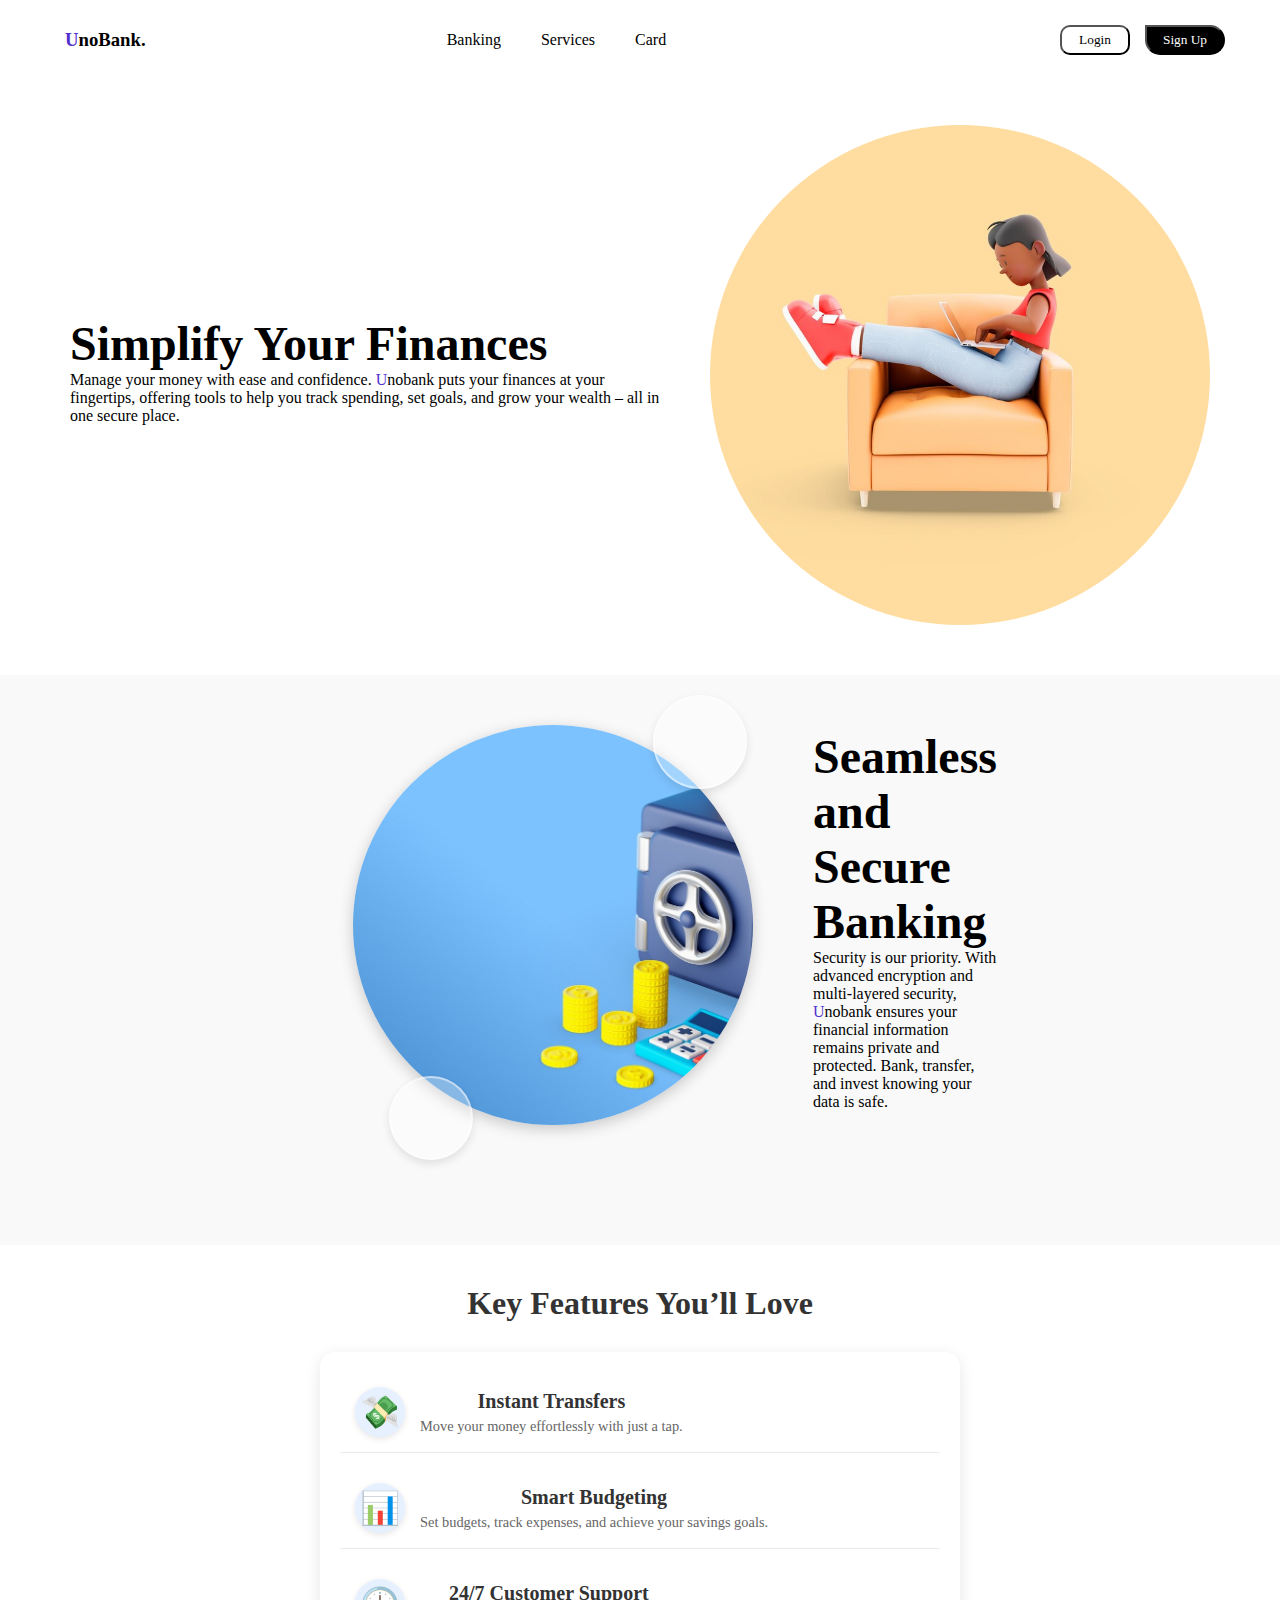
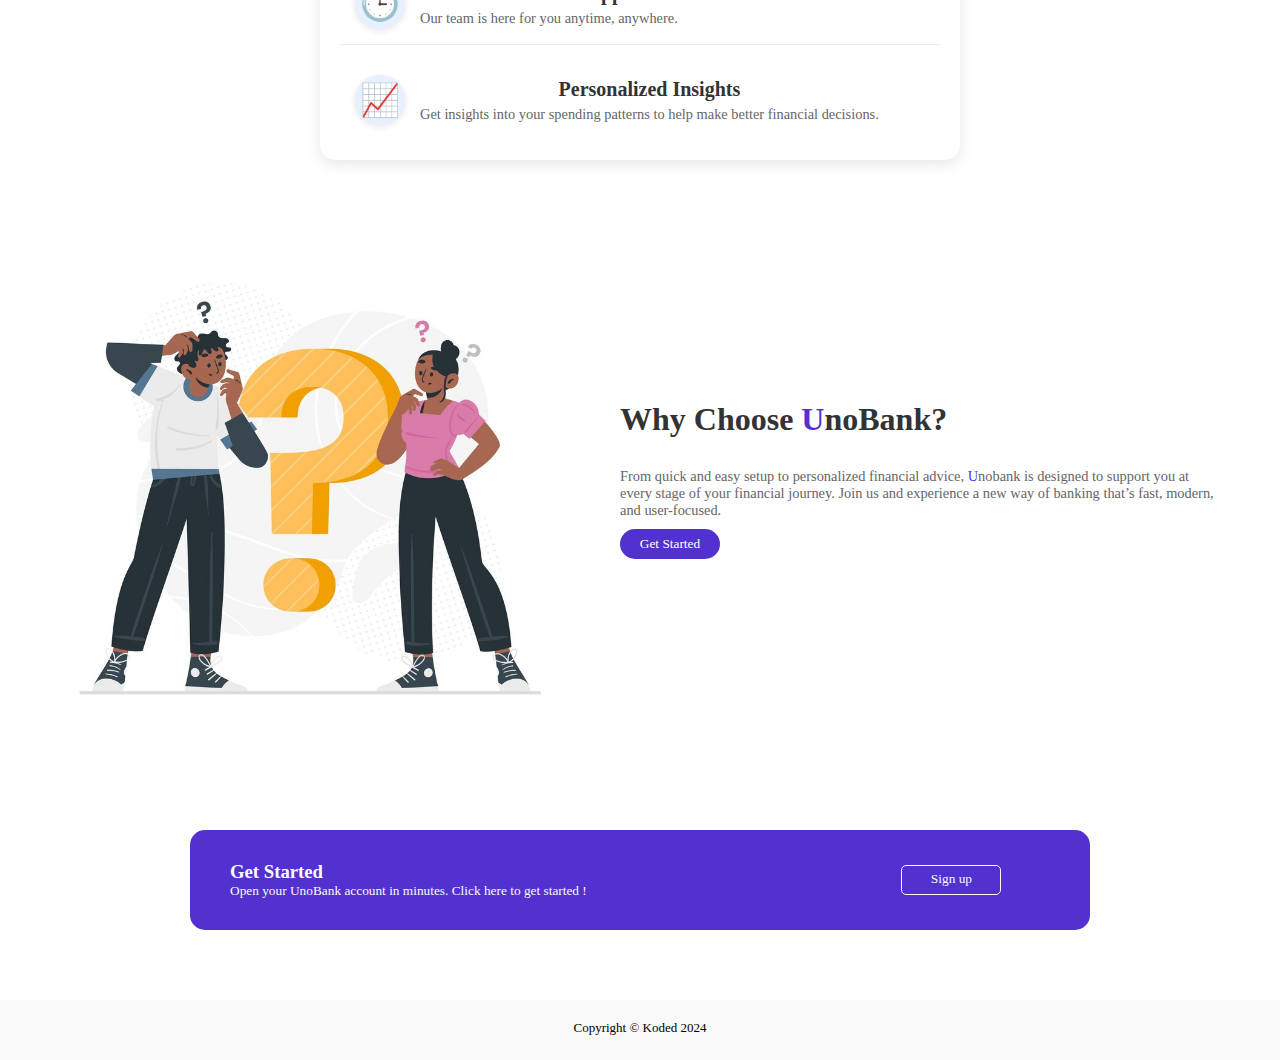
<file: files/home.html>
<!DOCTYPE html>
<html lang="en">
<head>
    <meta charset="UTF-8">
    <meta name="viewport" content="width=device-width, initial-scale=1.0">
    <title>UnoBank - Your Banking Partner for Life</title>
    <link rel="stylesheet" href="home.css">
</head>
<body>
    
    <nav class="navbar">
        <ul class="container">
            <h3 class="logo"><a href="index.html"><span>U</span>noBank.</a></h3>
            <div class="center-div">
                <li><a href="">Banking</a></li>
                <li><a href="">Services</a></li>
                <li><a href="">Card</a></li>
            </div>
            <div class="right-div">
                <button class="login" type="submit"><a href="login.html">Login</a></button>
                <button class="register" type='submit'><a href="register.html">Sign Up</a></button>
            </div>
            
        </ul>
    </nav>

    <section id="hero">
        <div class="mr-auto">
            <h2 class="hero-header">Simplify Your Finances</h2>
            <p class="hero-text">Manage your money with ease and confidence.
                <span>U</span>nobank puts your finances at your fingertips, 
                offering tools to help you track spending, set goals, 
                and grow your wealth – all in one secure place.
            </p>
               <!-- <button class="btn"><a href="">Sign Up</a></button> -->
        </div>
        <div class="ml-auto"></div>
    </section>

    <section id="banking">
        <div class="banking-left">
            <div class="banking-img">
                <div class="box">
                    <div class="bubble"></div>
                    <div class="bubble1"></div>
                </div>
            </div>
        </div>
        
        <div class="banking-right">
            <h2 class="banking-header">Seamless and Secure Banking</h2>
            <p class="banking-text">
                Security is our priority. 
                With advanced encryption and multi-layered security, 
                <span>U</span>nobank ensures your financial information remains 
                private and protected. Bank, transfer, and invest knowing your data is safe.
            </p>
        </div>
    </section>

    <section class="features-section">
        <h2>Key Features You’ll Love</h2>
        <div class="features-box">
            <div class="feature-item">
                <div class="feature-icon">💸</div>
                <div class="feature-text">
                    <h3>Instant Transfers</h3>
                    <p>Move your money effortlessly with just a tap.</p>
                </div>
            </div>
            <div class="feature-item">
                <div class="feature-icon">📊</div>
                <div class="feature-text">
                    <h3>Smart Budgeting</h3>
                    <p>Set budgets, track expenses, and achieve your savings goals.</p>
                </div>
            </div>
            <div class="feature-item">
                <div class="feature-icon">🕒</div>
                <div class="feature-text">
                    <h3>24/7 Customer Support</h3>
                    <p>Our team is here for you anytime, anywhere.</p>
                </div>
            </div>
            <div class="feature-item">
                <div class="feature-icon">📈</div>
                <div class="feature-text">
                    <h3>Personalized Insights</h3>
                    <p>Get insights into your spending patterns to help make better financial decisions.</p>
                </div>
            </div>
        </div>
    </section>

    <section id="why">
        <div class="why-left">
            <div class="img-container"></div>
        </div>
        <div class="why-right">
            <h2>Why Choose <span>U</span>noBank?</h2>
            <p>From quick and easy setup to personalized financial advice, 
               <span>U</span>nobank is designed to support you at every stage of your financial journey. 
               Join us and experience a new way of banking that’s fast, modern, and user-focused.
            </p>
            <button type="submit"><a style="color: white;" href="#">Get Started</a></button>
        </div>
    </section>

    <section id="cta">
        <div class="cta-container">
            <div class="text">
                <h3 class="cta-head">Get Started</h3>
                <p class="cta-body">Open your UnoBank account in minutes. Click here to get started !</p>
            </div>
            <div class="button">
                <button class="sign-up">Sign up</button>
            </div>
        </div>
    </section>

    <footer>
        <p class="footer">Copyright &copy; Koded 2024</p>
    </footer>


</body>
</html>
</file>
<file: files/home.css>
*{
    margin: 0;
    padding: 0;
    font-family: 'Roboto';
}
.navbar{
    width: 100%;
    /* padding: 5px 0px  0px; */
    padding-top: 15px;
    padding-bottom: 15px;
    margin-top: 10px;
    margin-bottom: 10px;
}
.container{
    display: flex;
    flex-direction: row;
    align-items: center;
    align-content: center;
    padding: 0px 30px;
    padding-bottom: 15px;
    margin-left: 25px;
    margin-right: 25px;
}
.logo{
    width: 50%;
    font-weight: 1000px;
}
.logo a{
    color: black;
}
span{
    color: rgb(82, 49, 207);
}
.center-div{
    display: flex;
    align-content: center;
    width: 80%;
    justify-content: center;
}
.center-div a, .login a{
    color: black;
}
.right-div{
    display: flex;
    align-content: center;
    width: 80%;
    justify-content: right;
}

.login{
    border-radius: 10px;
    background: none;
    margin-right: 15px;
    width: 70px;
}
.register{
    background-color: black;
    border-top-left-radius: 0px;
    border-top-right-radius: 15px;
    border-bottom-right-radius: 15px;
    border-bottom-left-radius: 15px;
    color: white;
    width: 80px;
    height: 30px;
}
.register a{
    color: white;
}
li, a{
    list-style-type: none;
    padding: 0px 10px;
    text-decoration: none;
}

#hero{
    display: flex;
    justify-content: center;
    align-items: center;
    padding-bottom: 50px;
    padding-top: 30px;
    margin-right: 20px;
    margin-left: 20px;
}
.mr-auto{
    align-items: center;
    align-content: center;
    width: 600px;
    margin-right: 40px;
}
.hero-header{
    font-size: 48px;
    font-weight: 900;
}
.hero-text{
    padding-bottom: 10px;
}
.ml-auto{
    width: 500px;
    height: 500px;
    background-image: url('girl.jpg');
    background-position: center;
    background-size: cover;
    align-content: center;
    border-radius: 50%;
}

#banking{
    display: flex;
    justify-content: center;
    align-items: center;
    padding-bottom: 70px;
    background-color: #f9f9f9;
}
.banking-left{
    padding-left: 20px;
    width: 500px;
    height: 500px;
    align-content: center;
    margin-left: 350px;
    margin-right: 60px;
}
.banking-img {
    display: flex;
    justify-content: center;
    position: relative; 
}

.box {
    width: 400px; 
    height: 400px;
    background-image: url('bank.jpg'); 
    background-position: center;
    background-size: cover;
    border-radius: 50%; 
    position: relative; 
    box-shadow: 0 4px 15px rgba(0, 0, 0, 0.2); 
}

.bubble, .bubble1 {
    position: absolute; 
    border-radius: 50%;
    border: 2px solid rgba(255, 255, 255, 0.5); 
    background: rgba(255, 255, 255, 0.3); 
    box-shadow: 0 4px 8px rgba(0, 0, 0, 0.1); 
}

.bubble {
    width: 90px;
    height: 90px;
    top: -30px; 
    left: 300px; 
}

.bubble1 {
    width: 80px;
    height: 80px;
    bottom: -35px; 
    right: 280px; 
}
.banking-right{
    width: 700px;
    margin-right: 300px;
}
.banking-header{
    font-size: 48px;
    font-weight: 900;
}
.banking-text{
    padding-bottom: 10px;
}


.features-section {
    padding: 40px;
    text-align: center;
    font-family: Arial, sans-serif;
}

.features-section h2 {
    font-size: 2rem;
    font-weight: 800;
    margin-bottom: 30px;
    color: #333; 
}

.features-box {
    display: flex;
    flex-direction: column;
    gap: 15px;
    background-color: #ffffff; 
    border-radius: 15px;
    box-shadow: 0 4px 15px rgba(0, 0, 0, 0.1); 
    padding: 20px;
    max-width: 600px;
    margin: 0 auto;
}

.feature-item {
    display: flex;
    align-items: center;
    gap: 15px;
    padding: 15px;
    border-bottom: 1px solid #eaeaea; 
}

.feature-item:last-child {
    border-bottom: none; 
}

.feature-icon {
    font-size: 2rem;
    color: #007bff; 
    width: 50px;
    height: 50px;
    display: flex;
    align-items: center;
    justify-content: center;
    background-color: #e6f0ff; 
    border-radius: 50%;
    box-shadow: 0 2px 6px rgba(0, 0, 0, 0.1); 
}
.feature-text h3 {
    font-size: 1.25rem;
    color: #333; 
    margin: 0;
}

.feature-text p {
    font-size: 0.9rem;
    color: #666; 
    margin: 5px 0 0;
}

#why{
    display: flex;
    justify-content: center;
    align-items: center;
    padding-bottom: 50px;
    padding-top: 30px;
}
.img-container{
    width: 500px;
    height: 500px;
    background-image: url('why.jpg');
    background-position: center;
    background-size: cover;
    align-content: center;
}
.why-right{
    align-items: center;
    align-content: center;
    width: 600px;
    margin-left: 60px;
}
.why-right h2{
    font-size: 2rem;
    font-weight: 800;
    margin-bottom: 30px;
    color: #333; 
}
.why-right p{
    font-size: 0.9rem;
    color: #666; 
    margin: 5px 0 0;
    padding-bottom: 10px;
}
.why-right button{
    background-color: rgb(82, 49, 207);
    border-radius: 15px;
    border: none;
    color: white;
    width: 100px;
    height: 30px;
    margin-right: 15px;    
}

#cta{
    padding-bottom: 70px;
    padding-top: 50px;
    color: #F9FAF8;
    display: flex;
    justify-content: center;
    align-items: center;
}
.cta-container{
    margin: 0 auto;
    width: 900px;
    height: 100px;
    display: flex;
    align-items: center;
    background-color: rgb(82, 49, 207);
    border-radius: 15px;
}
.text{
    padding-left: 40px;
    width: 500px;
    margin-right: 200px;
}
.cta-body{
    font-size: smaller;
}
.button{
    width:200px;
}
.sign-up{
    border: 1px solid #F9FAF8;
    background-color: rgb(82, 49, 207);
    width: 100px;
    height: 30px;
    border-radius: 5px;
    padding: 5px;
    padding-top: 2px;
    color: #F9FAF8;
    align-items: right;
}

/* Footer */
footer{
    background-color: #f9f9f9;
    color: black;
    height: 60px;
}
.footer{
    padding: 20px;
    text-align: center;
    margin: 0 auto;
    font-size: small;
}
</file>
